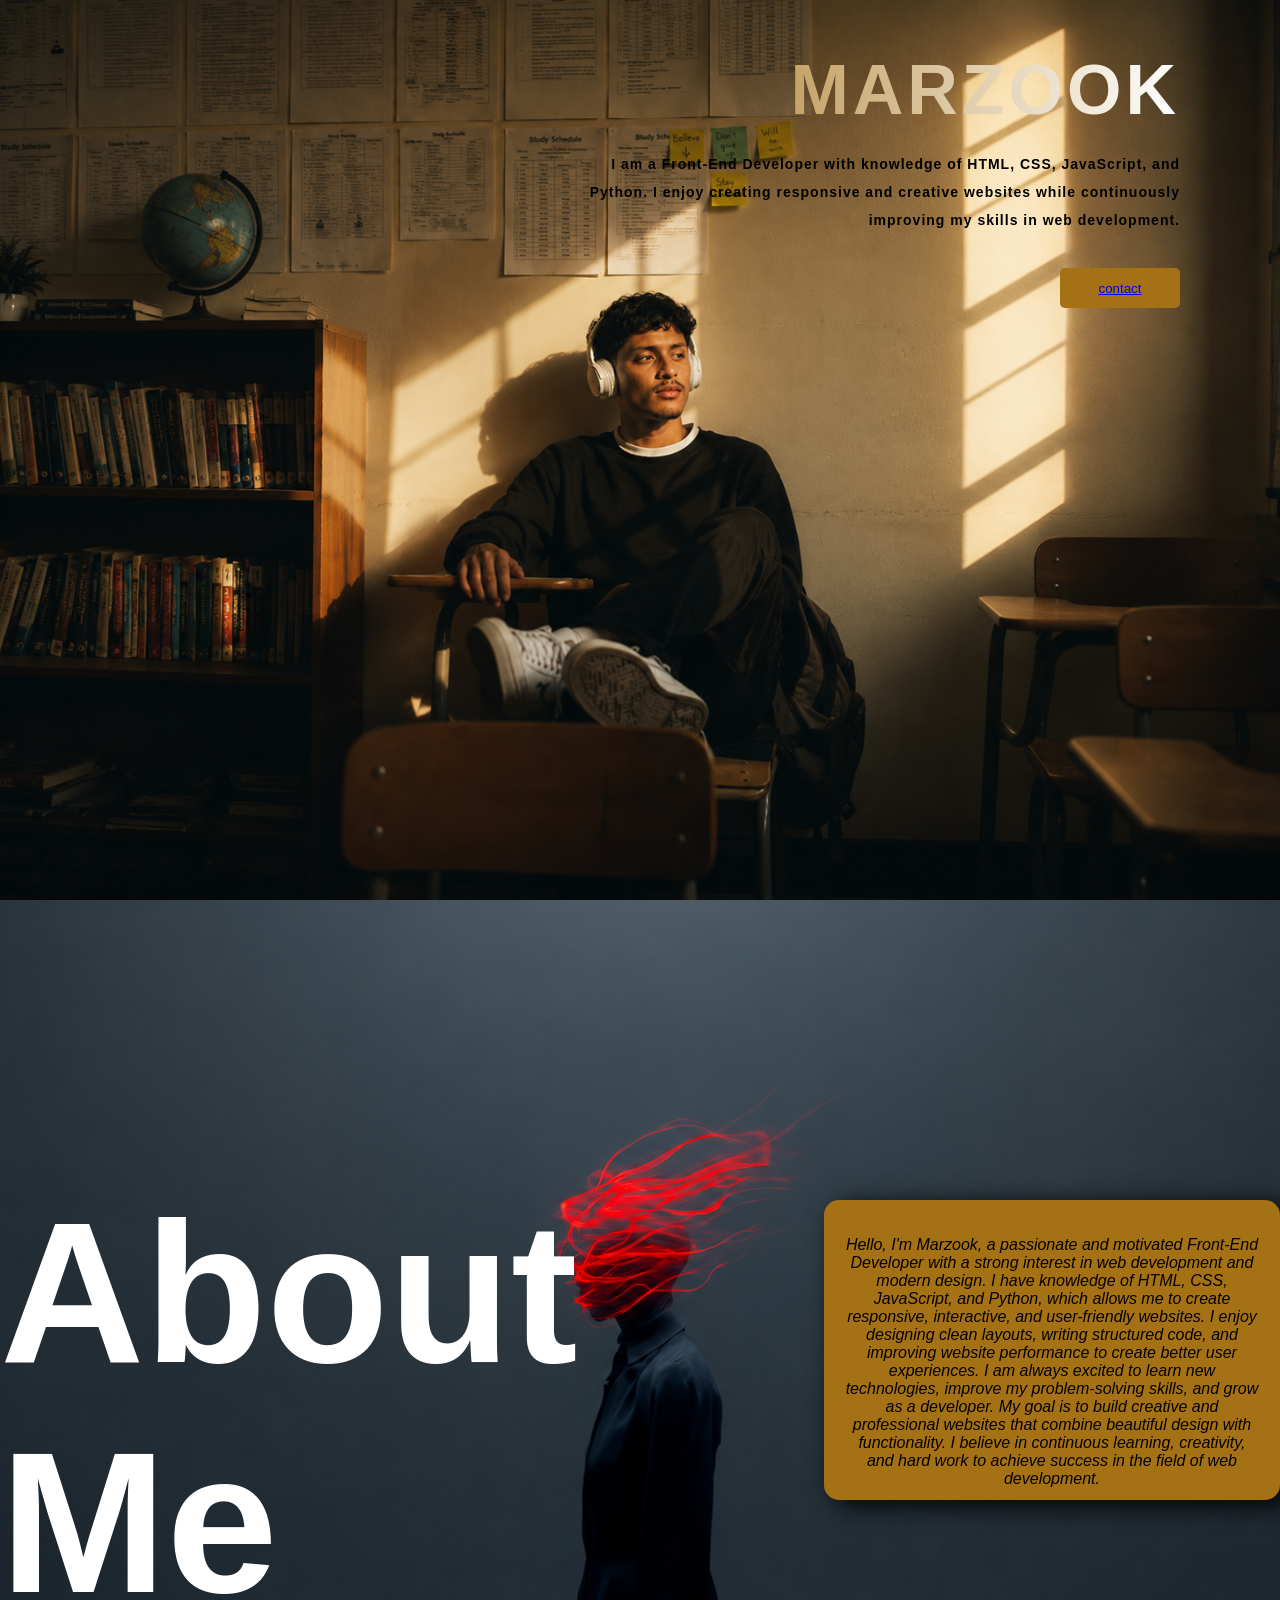
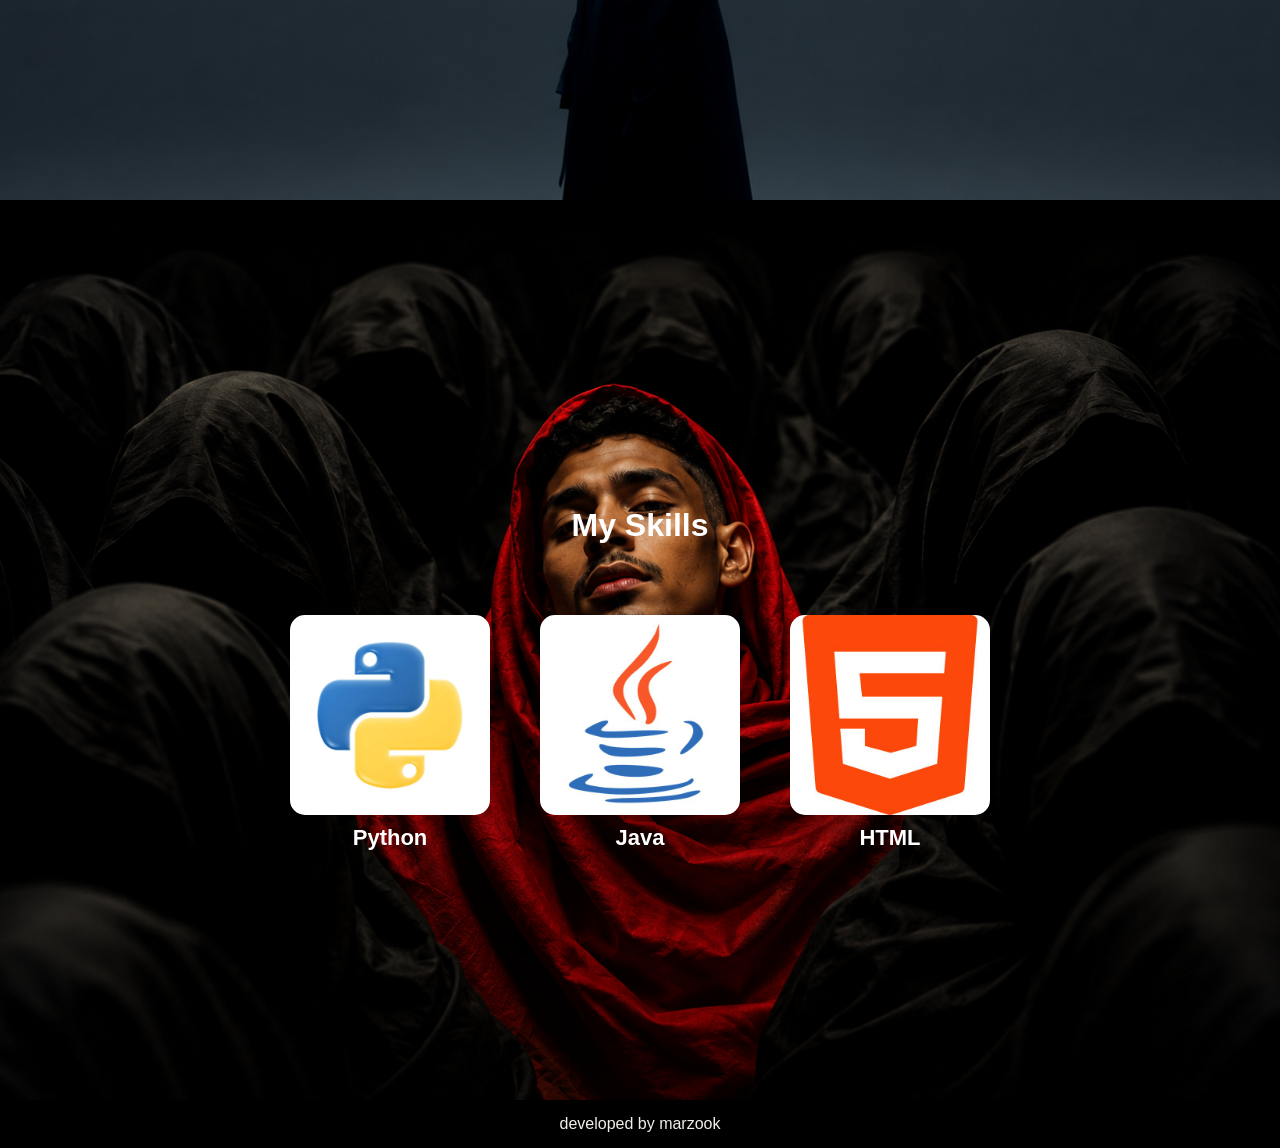
<file: index.html>
<!DOCTYPE html>
<html lang="en">
<head>
    <meta charset="UTF-8">
    <meta name="viewport" content="width=device-width, initial-scale=1.0">
    <title>Document</title>
    <link rel="stylesheet" href="m.css">
</head>
<body>
        <section class="banner-container">
            <div class="container">
                <div class="left-section">
                    <h1> Marzook</h1>
                    <p>I am a Front-End Developer with knowledge of HTML, CSS, JavaScript, and Python. I enjoy creating responsive and creative websites while continuously improving my skills in web development.</p>
                    <button><a href="contact.html" > contact </a>
                    </button>
                </div>
            </div>
        </section>
        <section class="section-two">
                <h1>About Me</h1>
            <div class="card-container">
                
                
                <p>
  Hello, I'm Marzook, a passionate and motivated Front-End Developer with a strong interest in web development and modern design. I have knowledge of HTML, CSS, JavaScript, and Python, which allows me to create responsive, interactive, and user-friendly websites. I enjoy designing clean layouts, writing structured code, and improving website performance to create better user experiences. I am always excited to learn new technologies, improve my problem-solving skills, and grow as a developer. My goal is to build creative and professional websites that combine beautiful design with functionality. I believe in continuous learning, creativity, and hard work to achieve success in the field of web development.
</p>
            </div>
                
        </section>
        
        <div class="skill-container">

    <div class="skills-text">
        <h1>My Skills</h1>
    </div>

    <div class="skills-images">

        <div class="image-one">
            <h1>Python</h1>
        </div>

        <div class="image-two">
            <h1>Java</h1>
        </div>

        <div class="image-three">
            <h1>HTML</h1>
        </div>

    </div>
   
 
</div>
    <footer>
        developed by marzook
    </footer>
</body>
</html>
</file>
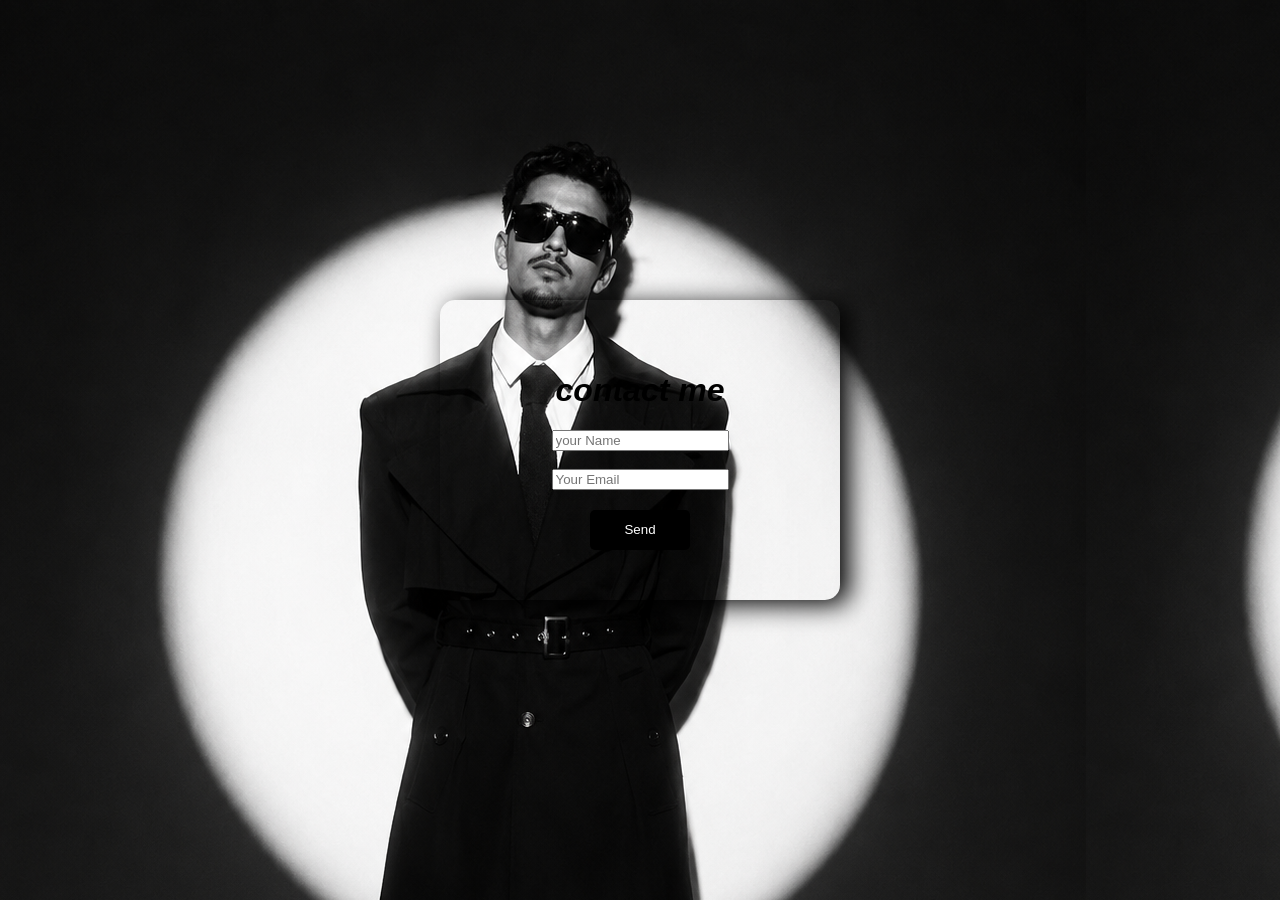
<file: contact.html>
<!DOCTYPE html>
<html lang="en">
<head>
    <meta charset="UTF-8">
    <meta name="viewport" content="width=device-width, initial-scale=1.0">
    <link rel="stylesheet" href="m.css">
    <title>Contact Me</title>
</head>
<body>
    <div class="contact">
        <form action="https://formsubmit.co/marzook603@gmail.com" method="POST">
            <div class="data">
                <h1>contact me</h1>
                <input type="text" placeholder="your Name"><br>
                <input type="email" placeholder="Your Email">
                <button type="submit">Send</button>
            </div>
        </form>
    </div>
</body>
</html>
</file>
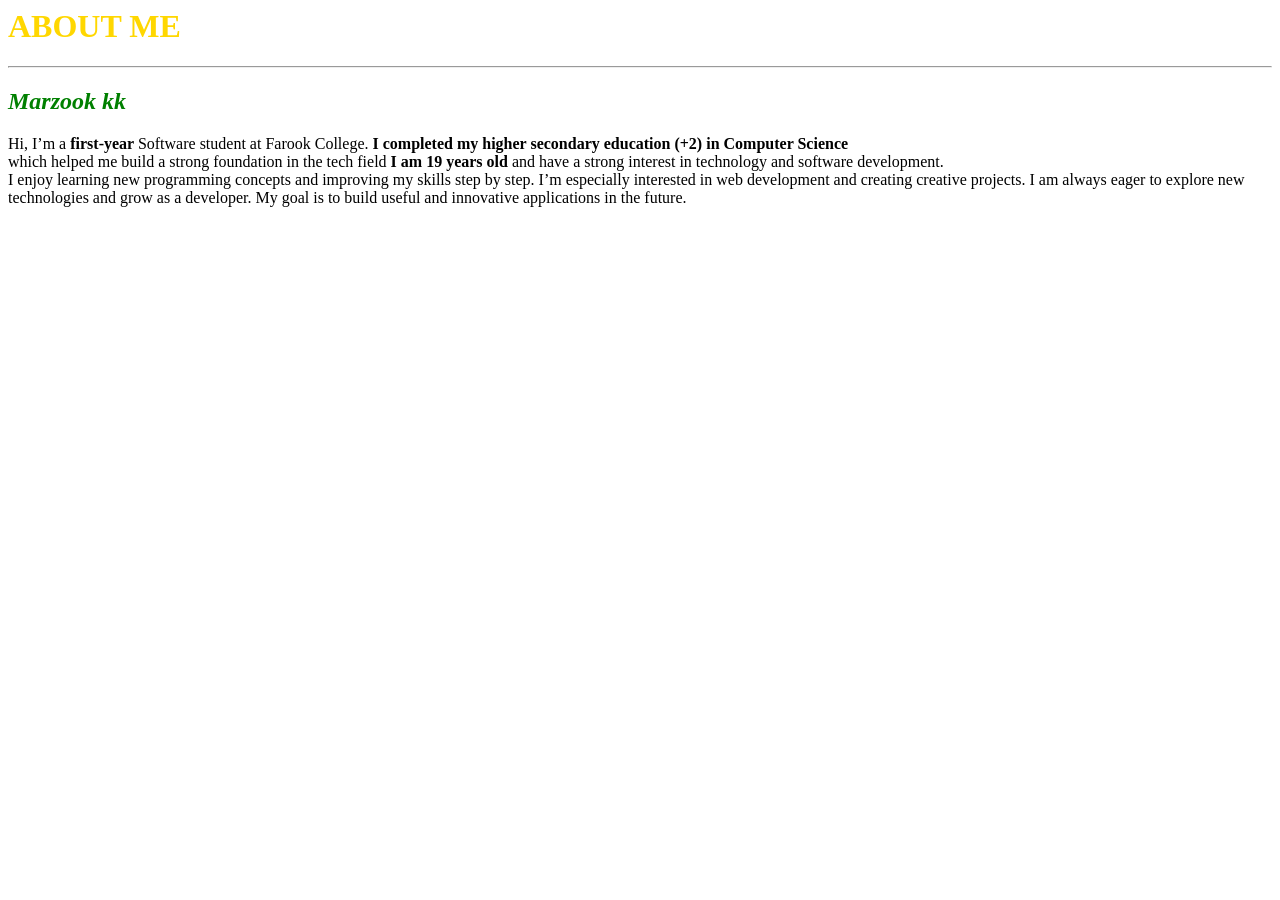
<file: m.html>
<html>
    <head>
        <title> about me</title>
    </head>
    <body>
        <h1><span style="color: gold;">ABOUT ME</span> </h1>
        <hr>
        <h2><em><span style="color: green;">Marzook kk</span></em></h2>
        
        <p>Hi, I’m a<strong> first-year </strong> Software student at Farook College.<strong> I completed my higher secondary education (+2) in Computer Science</strong>
        <br> which helped me build a strong foundation in the tech field

<strong>I am 19 years old</strong> and have a strong interest in technology and software development. <br>
I enjoy learning new programming concepts and improving my skills step by step. I’m especially interested in web development and creating creative projects.

I am always eager to explore new technologies and grow as a developer. My goal is to build useful and innovative applications in the future.</p> 
    </body>
    
</html>
</file>
<file: m.css>
*{
    box-sizing: border-box;
}

body{
    margin: 0;
    font-family: Arial, Helvetica, sans-serif;
}


/* BANNER */
.banner-container{
    width: 100%;
    min-height: 100vh;
    background-image: url("image copy 2.png");
    background-repeat: no-repeat;
    background-size: cover;
    background-position: center;
}

.banner-container .container{
    width: 100%;
    height: 100vh;
    display: flex;
    justify-content: flex-end;
    align-items: center;
    padding-right: 100px;
    gap: 50px;
}

/* LEFT SECTION */
.left-section{
    width: 600px;
    text-align: right;
    position:absolute;
    top:50px;
    
    

}
.left-section button{
    width: 120px;
    height: 40px;
    background-color: #a57115;
    color: white;
    border: none;
    border-radius: 5px;
    margin-top: 20px;
    cursor: pointer;
    text-decoration: none;
}

.left-section h1{
    margin: 0;
    font-size: 70px;
    font-weight: bold;
    letter-spacing: 4px;
    background: linear-gradient(to left, white, #a57115);
    -webkit-background-clip: text;
    -webkit-text-fill-color: transparent;
    text-transform: uppercase;
}

.left-section p{
    margin-top: 20px;
    font-weight: bold;
    font-size: 14px;
    letter-spacing: 1px;
    color: rgb(0, 0, 0);
    line-height: 28px;
}


/* FOOTER */
footer{
    text-align: center;
    color: rgb(241, 239, 232);
    padding: 15px;
    background-color: black;
}


/* SECTION TWO */
.section-two{
    display: flex;
    justify-content: center;
    align-items: center;
    min-height: 100vh;
    background-image: url("image.png");
    background-size: cover;
    background-position: center;
}
.section-two h1{
    color: white;
    font-size: 200px;
    margin-bottom: 50px;
}

/* CARD */
.card-container{
    width: 500px;
    height: 300px;
    border-radius: 15px;
    box-shadow: 10px 5px 26px black;
    overflow: hidden;
    text-align: center;
    background-color: #a57115;
    padding: 20px;
}
.card-container p{
    color: rgb(5, 0, 0);
    font-style: oblique;
}


/* SKILLS SECTION */
.skill-container{
    width: 100%;
    min-height: 100vh;
    background-image: url("0.png");
    background-repeat: no-repeat;
    background-size: cover;
    background-position: center;
    display: flex;
    flex-direction: column;
    justify-content: center;
    align-items: center;
}

/* SKILLS TITLE */
.skills-text{
    text-align: center;
    color: white;
    margin-bottom: 50px;
}

/* IMAGE CONTAINER */
.skills-images{
    display: flex;
    gap: 50px;
    flex-wrap: wrap;
    justify-content: center;
}

/* IMAGES */
.image-one,
.image-two,
.image-three{
    width: 200px;
    height: 200px;
    background-size: cover;
    background-position: center;
    border-radius: 15px;
    text-align: center;
}

.image-one{
    background-image: url("python.png");
}

.image-two{
    background-image: url("java.jpg");
}

.image-three{
    background-image: url("html.jpg");
}

.image-one h1,
.image-two h1,
.image-three h1{
    margin-top: 210px;
    color: white;
    font-size: 22px;
}
.contact{
    width: 100%;
    height: 100vh;
    background-repeat: no-repeat;
    background-size: cover;
    background-position: center;
    display: flex;
    justify-content: center;
    align-items: center;
    background: url(form.png);

}
.data{
    width: 400px;
    height: 300px;
    background-color:;
    border-radius: 15px;
    box-shadow: 10px 5px 26px black;
    display: flex;
    flex-direction: column;
    justify-content: center;
    align-items: center;

}
.data button{
    width: 100px;
    height: 40px;
    background-color: black;
    color: white;
    border: none;
    border-radius: 5px;
    margin-top: 20px;
    cursor: pointer;
}
.data h1{
    text-align: center;
    font-style: oblique;
}
</file>
